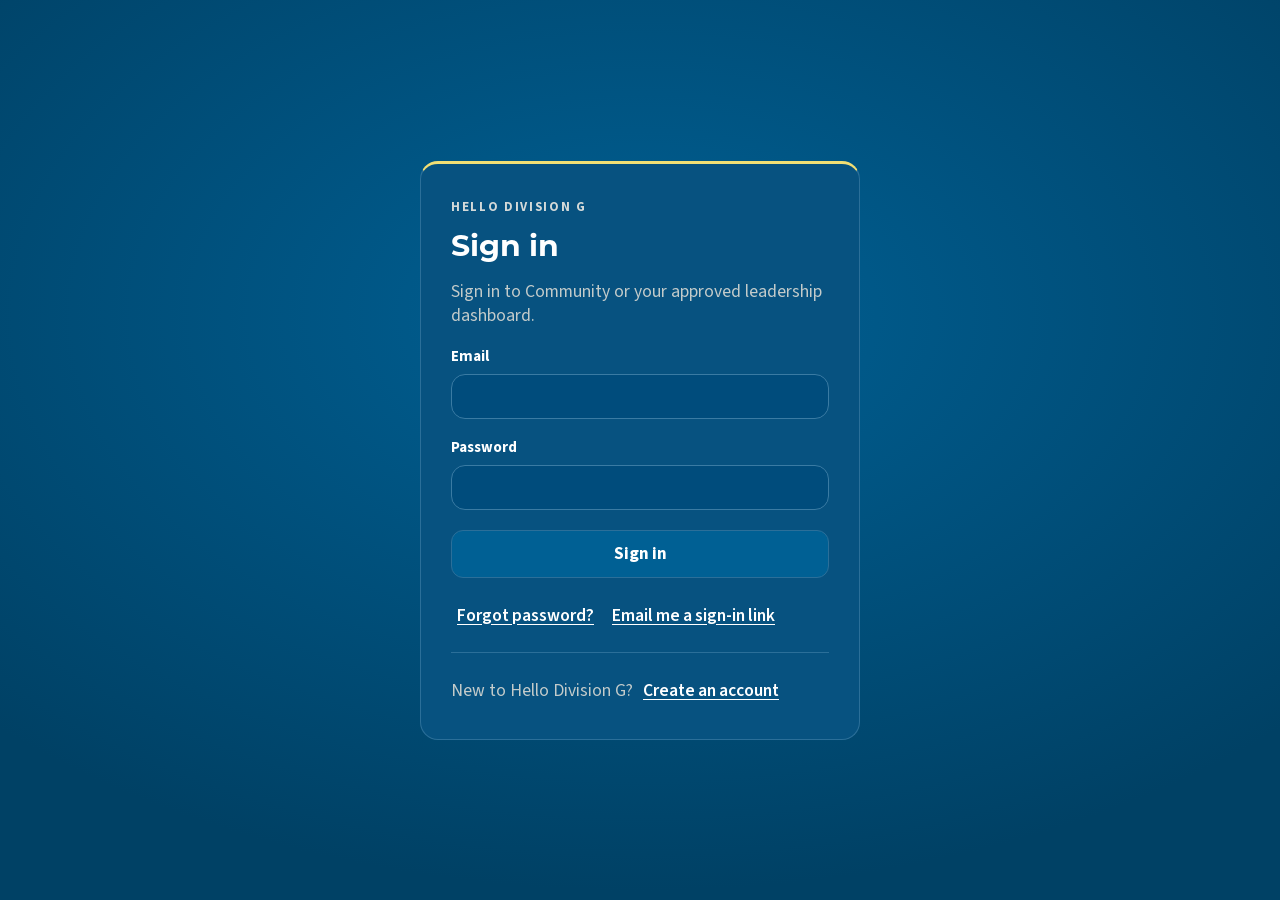
<file: docs/index.html>
<!doctype html>
<html lang="en">
<head>
<meta charset="utf-8">
<meta name="viewport" content="width=device-width, initial-scale=1">
<meta name="referrer" content="no-referrer">
<title>Hello Division G — v632</title>
<meta name="description" content="Sign in to Hello Division G Community or your leadership dashboard.">
<script>/* Sign-in and ballot pages use only the official Toastmasters themes; Division G blue is for Division G leaders inside the app. */var t=null;try{t=localStorage.getItem('hdg_theme_v622');}catch(e){}document.documentElement.classList.add(t==='maroon'?'theme-maroon':'theme-ti');</script>
<link rel="stylesheet" href="cloud-sync.css?v=offline-v632-design">
<script>window.HDG_ENTRY_LOADER=true;</script>
<script src="privacy.js?v=020" defer></script>
<script src="cloud-sync.js?v=privacy-020" defer></script>
<script src="entry.js" defer></script>
</head>
<body><noscript>Please enable JavaScript to sign in to Hello Division G.</noscript></body>
</html>
</file>
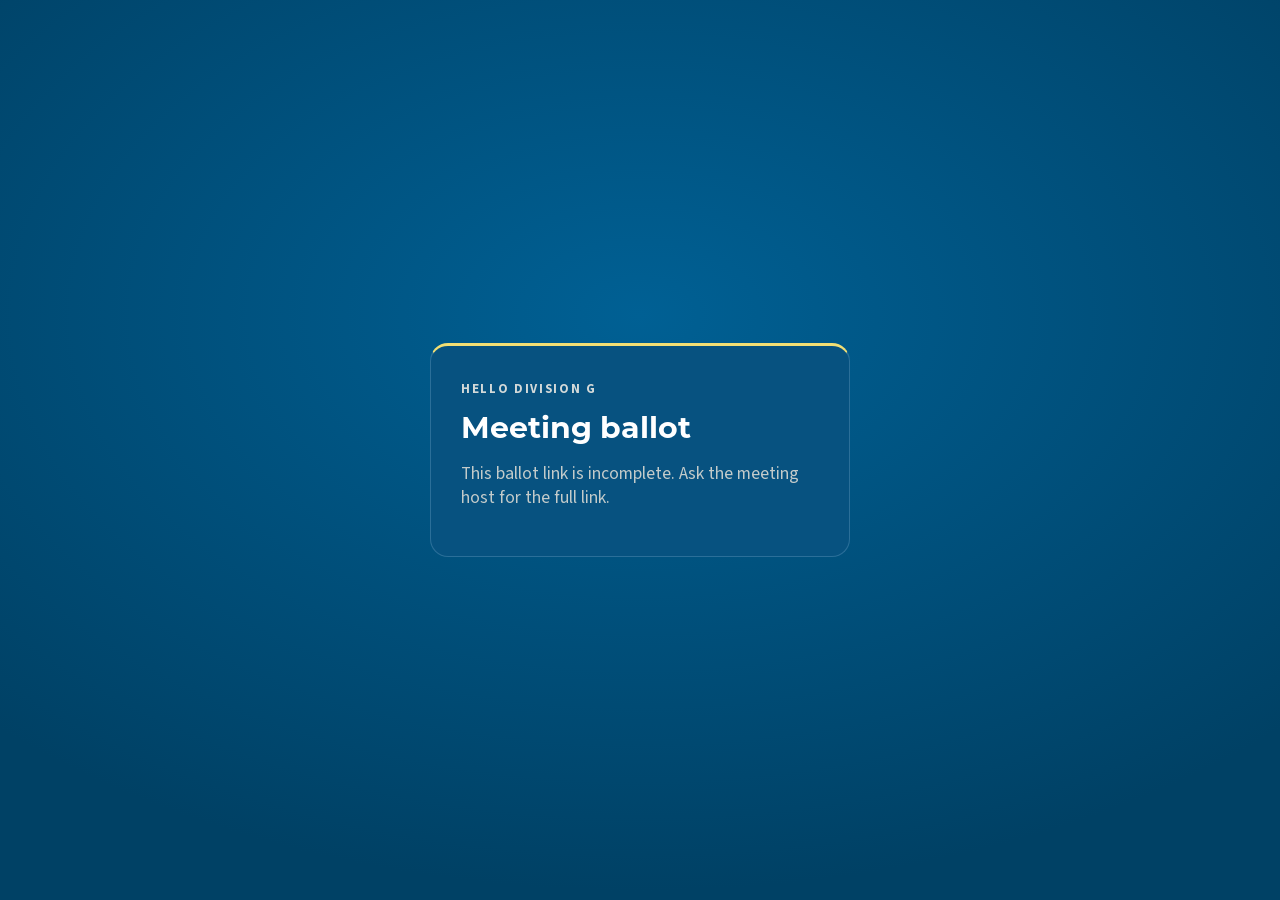
<file: docs/ballot.html>
<!doctype html>
<html lang="en">
<head>
<meta charset="utf-8">
<meta name="viewport" content="width=device-width, initial-scale=1">
<meta name="referrer" content="no-referrer">
<title>Meeting ballot · Hello Division G</title>
<script>/* Sign-in and ballot pages use only the official Toastmasters themes; Division G blue is for Division G leaders inside the app. */var t=null;try{t=localStorage.getItem('hdg_theme_v622');}catch(e){}document.documentElement.classList.add(t==='maroon'?'theme-maroon':'theme-ti');</script>
<link rel="stylesheet" href="cloud-sync.css?v=offline-v632-design">
<script src="cloud-sync.js?v=v666-singapore" defer></script>
<script src="ballot.js" defer></script>
</head>
<body class="hdg-authorized hdg-ballot-page">
<main class="hdg-auth-card hdg-ballot-card">
<small>HELLO DIVISION G</small>
<h1 id="ballot-title">Meeting ballot</h1>
<p id="ballot-status" role="status" aria-live="polite">Opening the ballot…</p>
<form id="ballot-form" hidden></form>
</main>
</body>
</html>
</file>
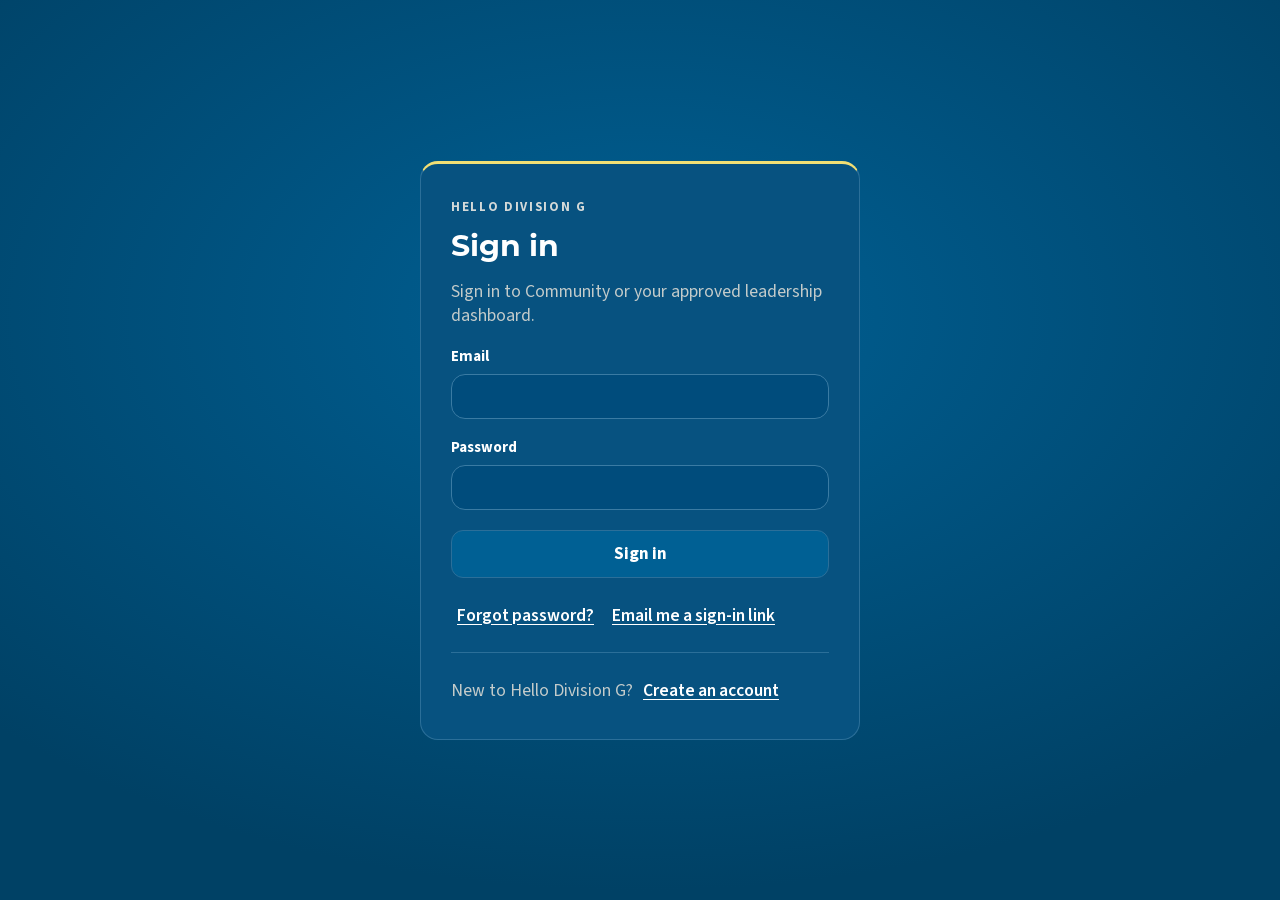
<file: docs/HelloDivisionG_v475_simple_time_input.html>
<!doctype html>
<html lang="en"><head><meta charset="utf-8"><meta http-equiv="refresh" content="0;url=./"><meta name="viewport" content="width=device-width, initial-scale=1"><title>Hello Division G — latest version</title></head><body><a href="./">Open the latest Hello Division G</a></body></html>
</file>
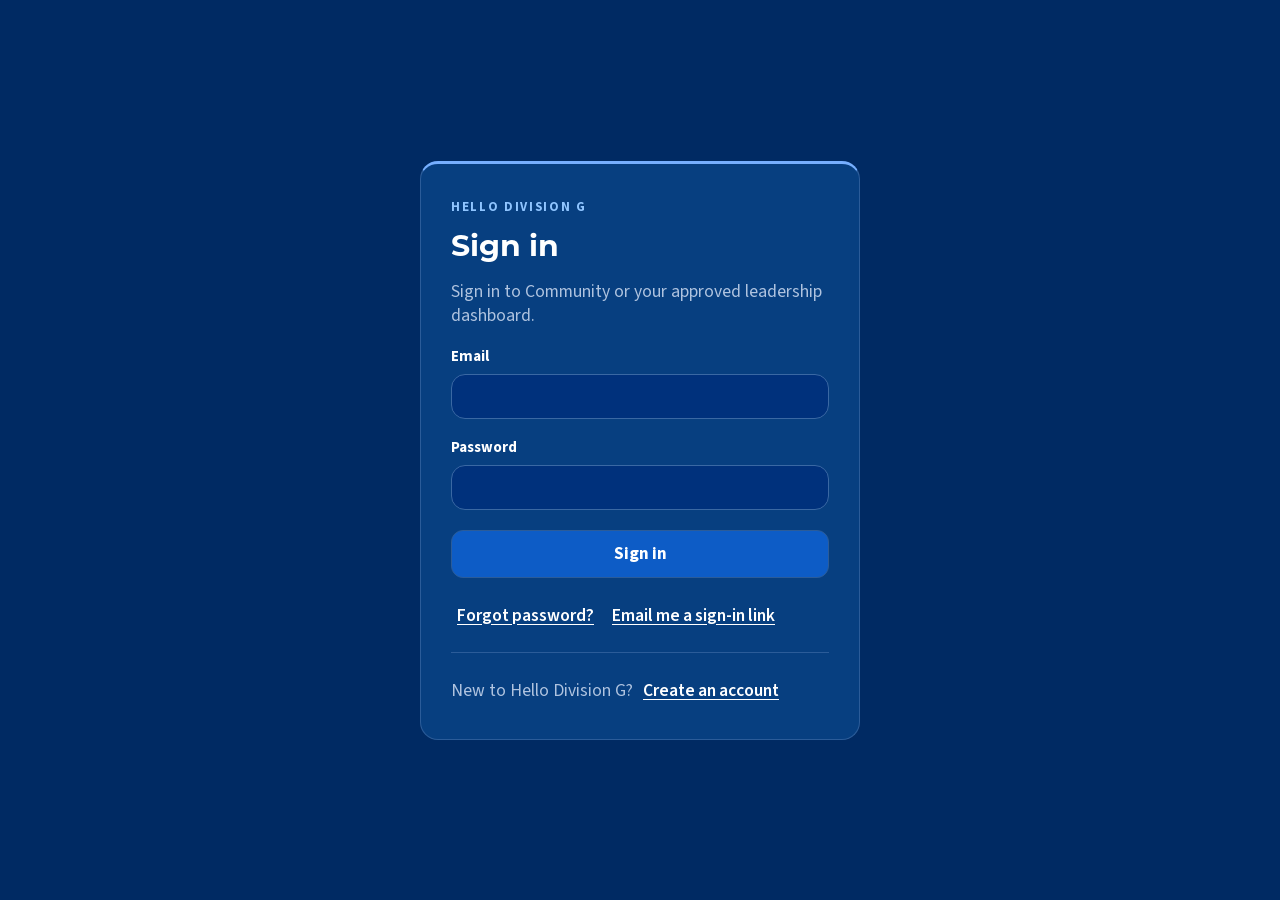
<file: docs/HelloDivisionG_v487.html>
<!doctype html>
<html lang="en">
<head>
<meta charset="utf-8">
<meta name="viewport" content="width=device-width, initial-scale=1">
<meta name="referrer" content="no-referrer">
<title>Hello Division G — v487</title>
<meta name="description" content="Officer access to the Hello Division G dashboard.">
<link rel="stylesheet" href="cloud-sync.css">
<script>window.HDG_ENTRY_LOADER=true;</script>
<script src="cloud-sync.js?v=member-v632-agenda-project-labels" defer></script>
<script src="entry.js" defer></script>
</head>
<body><noscript>Please enable JavaScript to sign in to Hello Division G.</noscript></body>
</html>
</file>
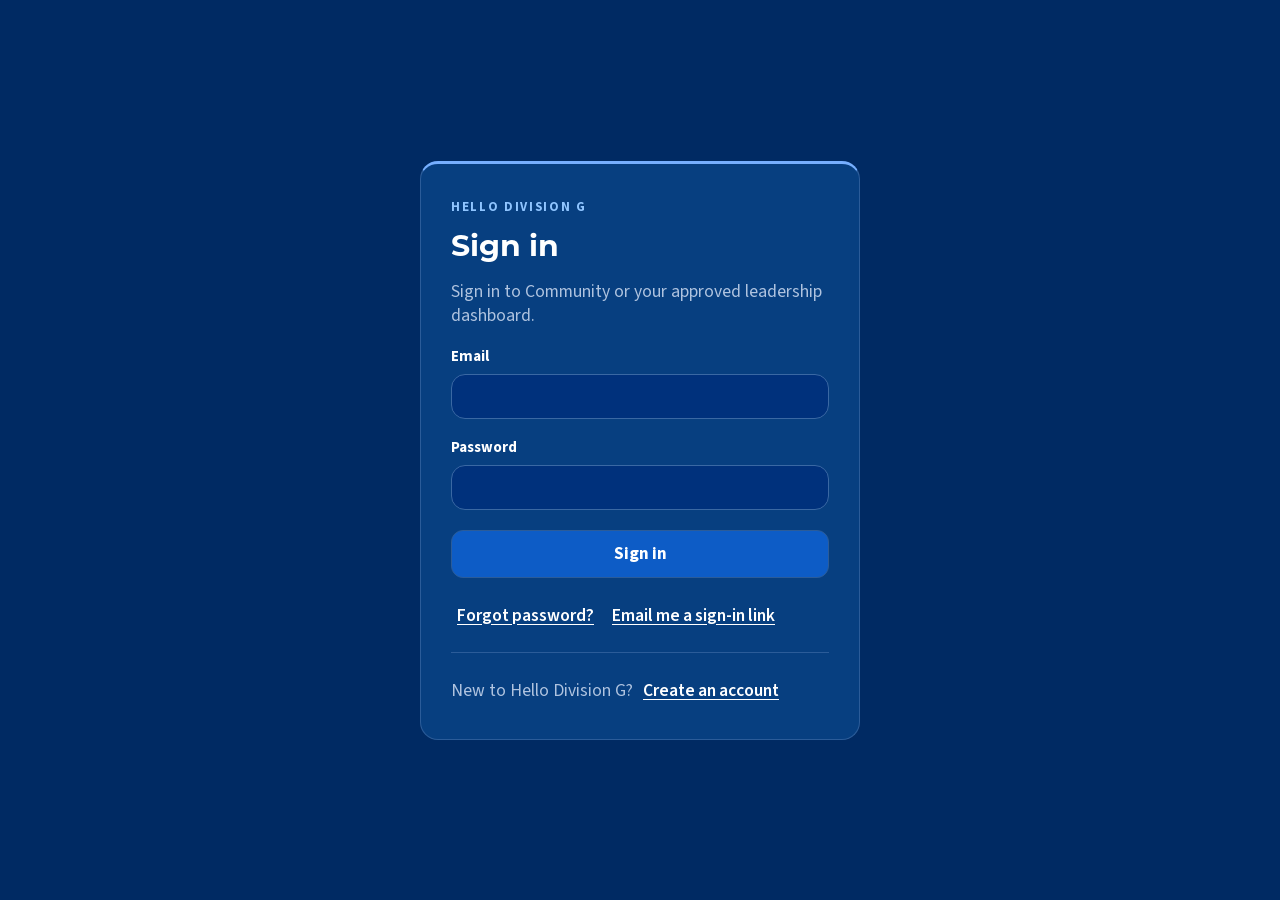
<file: docs/HelloDivisionG_v514.html>
<!doctype html>
<html lang="en">
<head>
<meta charset="utf-8">
<meta name="viewport" content="width=device-width, initial-scale=1">
<meta name="referrer" content="no-referrer">
<title>Hello Division G — v514</title>
<meta name="description" content="Officer access to the Hello Division G dashboard.">
<link rel="stylesheet" href="cloud-sync.css">
<script>window.HDG_ENTRY_LOADER=true;</script>
<script src="cloud-sync.js?v=member-v632-agenda-project-labels" defer></script>
<script src="entry.js" defer></script>
</head>
<body><noscript>Please enable JavaScript to sign in to Hello Division G.</noscript></body>
</html>
</file>
<file: docs/cloud-sync.css>
/* Hello Division G sign-in shell, status bar and ballot page.
   Toastmasters Loyal Blue by default, True Maroon when chosen (Division G blue only inside the Division G leader app)
   (the app stores the choice in localStorage 'hdg_theme_v622'; index.html applies it before paint).
   Colours and fonts follow project/TI_BRAND_CONSTITUTION.md. */
@font-face{font-family:'HDG Montserrat';src:url('fonts/montserrat-400.woff2') format('woff2');font-weight:400 600;font-style:normal;font-display:swap}
@font-face{font-family:'HDG Montserrat';src:url('fonts/montserrat-700.woff2') format('woff2');font-weight:700 900;font-style:normal;font-display:swap}
@font-face{font-family:'Source Sans 3';src:url('fonts/source-sans-3-400.woff2') format('woff2');font-weight:400;font-style:normal;font-display:swap}
@font-face{font-family:'Source Sans 3';src:url('fonts/source-sans-3-600.woff2') format('woff2');font-weight:600;font-style:normal;font-display:swap}
@font-face{font-family:'Source Sans 3';src:url('fonts/source-sans-3-700.woff2') format('woff2');font-weight:700;font-style:normal;font-display:swap}

:root{
  --hdg-bg:#002A63;--hdg-bg-image:none;--hdg-card:#073F80;--hdg-card-edge:#2B5C99;--hdg-card-top:#76AFFF;
  --hdg-input:#00317C;--hdg-input-edge:#3A68A3;--hdg-btn:#0D5CC6;--hdg-btn-edge:#2B5C99;--hdg-btn-soft:#0A4688;
  --hdg-text:#fff;--hdg-muted:#AFC3DF;--hdg-eyebrow:#8FC5FF;--hdg-link:#fff;--hdg-focus:#F2DF74;
  --hdg-body-font:'Myriad Pro','Source Sans 3','Segoe UI',Arial,sans-serif;
  --hdg-head-font:'HDG Montserrat',Montserrat,Gotham,ui-sans-serif,-apple-system,'Segoe UI',sans-serif;
  --hdg-size-adjust:.535;
}
html.theme-ti{
  --hdg-bg:#004165;--hdg-bg-image:radial-gradient(90% 80% at 50% 35%,#006094 0%,#004165 80%);
  --hdg-card:#075280;--hdg-card-edge:#2B6F99;--hdg-card-top:#F2DF74;--hdg-input:#004C7C;--hdg-input-edge:#3A7BA3;
  --hdg-btn:#006094;--hdg-btn-edge:#2B6F99;--hdg-btn-soft:#0A5888;--hdg-muted:#C3CBCA;--hdg-eyebrow:#D3D9D8;
  --hdg-body-font:'Myriad Pro','Source Sans 3','Segoe UI',Arial,sans-serif;--hdg-size-adjust:.535;
}
html.theme-maroon{
  --hdg-bg:#3B0104;--hdg-bg-image:radial-gradient(90% 80% at 50% 35%,#781327 0%,#3B0104 80%);
  --hdg-card:#65222D;--hdg-card-edge:#80444E;--hdg-card-top:#F2DF74;--hdg-input:#601C27;--hdg-input-edge:#8B525B;
  --hdg-btn:#9C3748;--hdg-btn-edge:#80444E;--hdg-btn-soft:#6C2632;--hdg-muted:#C3CBCA;--hdg-eyebrow:#D3D9D8;
  --hdg-body-font:'Myriad Pro','Source Sans 3','Segoe UI',Arial,sans-serif;--hdg-size-adjust:.535;
}

body:not(.hdg-authorized)>*:not(#hdg-cloud-gate):not(script):not(style){visibility:hidden!important}
#hdg-cloud-gate{position:fixed;inset:0;z-index:2147483646;background:var(--hdg-bg-image),var(--hdg-bg);display:grid;place-items:center;padding:24px;color:var(--hdg-text);font:16px/1.5 var(--hdg-body-font);font-size-adjust:var(--hdg-size-adjust);overflow:auto}
#hdg-cloud-gate[hidden],#hdg-conflict[hidden],#hdg-admin[hidden]{display:none!important}
.hdg-auth-card{width:100%;max-width:440px;background:var(--hdg-card);border:1px solid var(--hdg-card-edge);border-top:3px solid var(--hdg-card-top);border-radius:18px;padding:30px;box-sizing:border-box}
.hdg-auth-card h1{font:700 30px/1.2 var(--hdg-head-font);font-size-adjust:none;margin:10px 0 12px;color:var(--hdg-text)}
.hdg-auth-card p{line-height:1.5;color:var(--hdg-muted)}
.hdg-auth-card small{font-weight:800;font-size:12px;letter-spacing:.14em;color:var(--hdg-eyebrow)}
.hdg-auth-card label{display:block;margin:18px 0 8px;font-weight:700;font-size:14px}
.hdg-auth-card input{display:block;box-sizing:border-box;width:100%;margin-top:7px;padding:11px 12px;border:1px solid var(--hdg-input-edge);border-radius:14px;background:var(--hdg-input);color:var(--hdg-text);font:inherit;font-weight:400}
.hdg-auth-card input:focus-visible,.hdg-auth-card button:focus-visible,#hdg-cloud-bar button:focus-visible{outline:2px solid var(--hdg-focus);outline-offset:2px}
.hdg-auth-card button,#hdg-cloud-bar button{cursor:pointer;background:var(--hdg-btn);color:#fff;border:1px solid var(--hdg-btn-edge);border-radius:12px;padding:11px 16px;font:inherit;font-weight:700;margin:8px 6px 0 0}
.hdg-auth-card button:disabled{opacity:.5}.hdg-small{font-size:12.5px}
#hdg-cloud-bar{position:fixed;z-index:2147483645;bottom:12px;right:12px;max-width:min(600px,calc(100vw - 24px));padding:10px 14px;border-radius:14px;background:var(--hdg-card);color:#fff;border:1px solid var(--hdg-card-edge);font:13.5px/1.4 var(--hdg-body-font);font-size-adjust:var(--hdg-size-adjust);box-shadow:0 4px 20px rgba(0,0,0,.45)}
#hdg-cloud-bar button{padding:6px 10px;font-size:12.5px;margin:0 0 0 8px;background:var(--hdg-btn-soft)}
#hdg-cloud-bar[data-kind=conflict],#hdg-cloud-bar[data-kind=offline]{background:#F2DF74;border-color:#F2DF74;color:#3B0104}
#hdg-cloud-bar[data-kind=conflict] button,#hdg-cloud-bar[data-kind=offline] button{background:#3B0104;border-color:#3B0104;color:#fff}
#hdg-conflict{padding-top:8px;max-width:500px}#hdg-conflict p{margin:6px 0}
@media(max-width:600px){.hdg-auth-card{padding:22px}#hdg-cloud-bar{left:8px;right:8px;bottom:8px}#hdg-cloud-status{display:block;margin-bottom:8px}}

#hdg-admin{margin-top:8px}#hdg-admin input{padding:6px 8px;color:#fff;background:var(--hdg-input);border:1px solid var(--hdg-input-edge);border-radius:8px}#hdg-admin summary{cursor:pointer}

.hdg-auth-card [hidden]{display:none!important}
.hdg-auth-card .hdg-main-action{width:100%;margin:12px 0}
.hdg-auth-card .hdg-auth-switch{border-top:1px solid var(--hdg-card-edge);margin-top:18px;padding-top:12px;color:var(--hdg-muted)}
.hdg-auth-card .hdg-auth-switch button,.hdg-auth-card #hdg-auth-alternatives button{background:transparent;color:var(--hdg-link);border-color:transparent;text-decoration:underline;text-underline-offset:3px;padding:5px;font-weight:600}
.hdg-auth-card #hdg-auth-message:empty{display:none}
body.hdg-ballot-page{padding:20px;box-sizing:border-box;min-height:100dvh;display:grid;place-content:center}
.hdg-ballot-card{width:min(100%,420px);margin:auto}
.hdg-ballot-card fieldset{margin:16px 0;padding:12px;border:1px solid var(--hdg-card-edge);border-radius:14px}
.hdg-ballot-card legend{padding:0 5px;font-weight:700}
.hdg-ballot-card label{display:flex;gap:9px;align-items:center;margin:8px 0;padding:5px}
.hdg-ballot-card input[type=radio]{display:inline;width:auto;margin:0;accent-color:var(--hdg-card-top)}
.hdg-ballot-card #ballot-status:empty{display:none}
body.hdg-ballot-page{margin:0;background:var(--hdg-bg-image),var(--hdg-bg);color:var(--hdg-text);font:16px/1.5 var(--hdg-body-font);font-size-adjust:var(--hdg-size-adjust)}
.hdg-ballot-card{width:100%;max-width:420px}
body.hdg-ballot-page{grid-template-columns:minmax(0,420px)}

/* Sign-up screen (Create account): two panels. The sign-in screen is unchanged. */
.hdg-signup-aside{display:none}
#hdg-cloud-gate[data-mode=signup] .hdg-auth-card{max-width:920px;padding:0;display:grid;grid-template-columns:minmax(0,.85fr) minmax(0,1.15fr);overflow:hidden}
#hdg-cloud-gate[data-mode=signup] .hdg-signup-aside{display:flex;flex-direction:column;gap:18px;grid-column:1;grid-row:1 / span 12;padding:36px 32px;background:var(--hdg-aside,rgba(0,0,0,.22));border-right:1px solid var(--hdg-card-edge)}
#hdg-cloud-gate[data-mode=signup] .hdg-auth-card>:not(.hdg-signup-aside){grid-column:2;margin-left:36px;margin-right:36px;min-width:0}
#hdg-cloud-gate[data-mode=signup] .hdg-auth-card>small{display:none}
#hdg-cloud-gate[data-mode=signup] .hdg-auth-card>h1{margin-top:36px}
#hdg-cloud-gate[data-mode=signup] .hdg-auth-card>.hdg-auth-switch{margin-bottom:30px}
.hdg-signup-brand{font-weight:800;font-size:12px;letter-spacing:.14em;color:var(--hdg-eyebrow)}
.hdg-signup-title{font:700 24px/1.25 var(--hdg-head-font);font-size-adjust:none;color:var(--hdg-text)}
.hdg-signup-steps{list-style:none;margin:6px 0 0;padding:0;display:grid;gap:16px;counter-reset:hdg-step}
.hdg-signup-steps li{position:relative;display:grid;gap:2px;padding-left:44px;counter-increment:hdg-step;min-height:34px}
.hdg-signup-steps li::before{content:counter(hdg-step);position:absolute;left:0;top:0;width:32px;height:32px;border-radius:50%;display:grid;place-items:center;font:700 14px var(--hdg-head-font);font-size-adjust:none;color:var(--hdg-text);background:var(--hdg-input);border:1px solid var(--hdg-input-edge)}
.hdg-signup-steps b{font-weight:700;color:var(--hdg-text)}
.hdg-signup-steps span{color:var(--hdg-muted);font-size:14px;line-height:1.4}
.hdg-signup-note{margin:auto 0 0!important;padding-top:14px;border-top:1px solid var(--hdg-card-edge);font-size:13.5px;color:var(--hdg-muted)}
#hdg-password-help[data-ok]::before{content:"\25CB  ";}
#hdg-password-help[data-ok=yes]::before{content:"\2713  ";font-weight:700}
#hdg-password-help[data-ok=yes]{color:var(--hdg-text)}
@media(max-width:760px){
 #hdg-cloud-gate[data-mode=signup] .hdg-auth-card{display:block;max-width:440px}
 #hdg-cloud-gate[data-mode=signup] .hdg-signup-aside{padding:22px;border-right:0;border-bottom:1px solid var(--hdg-card-edge);gap:12px}
 #hdg-cloud-gate[data-mode=signup] .hdg-signup-steps{gap:10px}
 #hdg-cloud-gate[data-mode=signup] .hdg-signup-steps span{display:none}
 #hdg-cloud-gate[data-mode=signup] .hdg-signup-steps li{min-height:0;align-content:center}
 #hdg-cloud-gate[data-mode=signup] .hdg-signup-note{display:none}
 #hdg-cloud-gate[data-mode=signup] .hdg-auth-card>:not(.hdg-signup-aside){margin-left:22px;margin-right:22px}
 #hdg-cloud-gate[data-mode=signup] .hdg-auth-card>h1{margin-top:22px}
}
/* The sync bar stays out of the way while presenting: it would cover the presentation controls (it sits above everything else). It returns when the presentation closes. */
body:has(#presentation.active) #hdg-cloud-bar,body:has(#clubPresentationOverlay.active) #hdg-cloud-bar,body:has(.agenda-secret-slide-overlay.active) #hdg-cloud-bar,body:has(.ballot-demo-overlay.active) #hdg-cloud-bar,body:has(.meeting-public-ballot-overlay.active) #hdg-cloud-bar{display:none!important}
/* Sync status sits in a Settings card; the floating box and the alert pill are only for real problems. */
body:not(.hdg-sync-placed) #hdg-cloud-bar{display:none!important}
#hdg-sync-card #hdg-cloud-bar{position:static;bottom:auto;right:auto;max-width:none;z-index:auto;box-shadow:none;margin-top:10px}
#hdg-sync-card.float #hdg-cloud-bar{position:fixed;bottom:12px;right:12px;max-width:min(600px,calc(100vw - 24px));z-index:2147483645;box-shadow:0 12px 34px rgba(0,0,0,.4)}
#hdg-sync-alert{position:fixed;z-index:2147483644;bottom:12px;right:12px;padding:9px 16px;border-radius:999px;background:#F2DF74;color:#3B0104;border:1px solid #F2DF74;font:700 13.5px/1.2 inherit;font-family:inherit;cursor:pointer;box-shadow:0 8px 24px rgba(0,0,0,.35)}
#hdg-sync-alert[hidden]{display:none}
body:has(#presentation.active) #hdg-sync-alert,body:has(#clubPresentationOverlay.active) #hdg-sync-alert,body:has(.agenda-secret-slide-overlay.active) #hdg-sync-alert,body:has(.ballot-demo-overlay.active) #hdg-sync-alert,body:has(.meeting-public-ballot-overlay.active) #hdg-sync-alert{display:none!important}
/* Division setup page (temporary access, deployment/schema/010) */
.hdg-setup-card .hdg-setup-roles{font-weight:700;margin:.2rem 0 .6rem}
.hdg-setup-card .hdg-setup-division{border:1px solid rgba(127,127,127,.35);border-radius:12px;padding:.7rem 1rem;margin:.8rem 0}
.hdg-setup-card .hdg-setup-division h2{font-size:1.05rem;margin:0 0 .3rem}
.hdg-setup-card .hdg-setup-division ul{margin:0;padding-left:1.1rem}
.hdg-setup-card .hdg-setup-division li{margin:.15rem 0}
</file>
